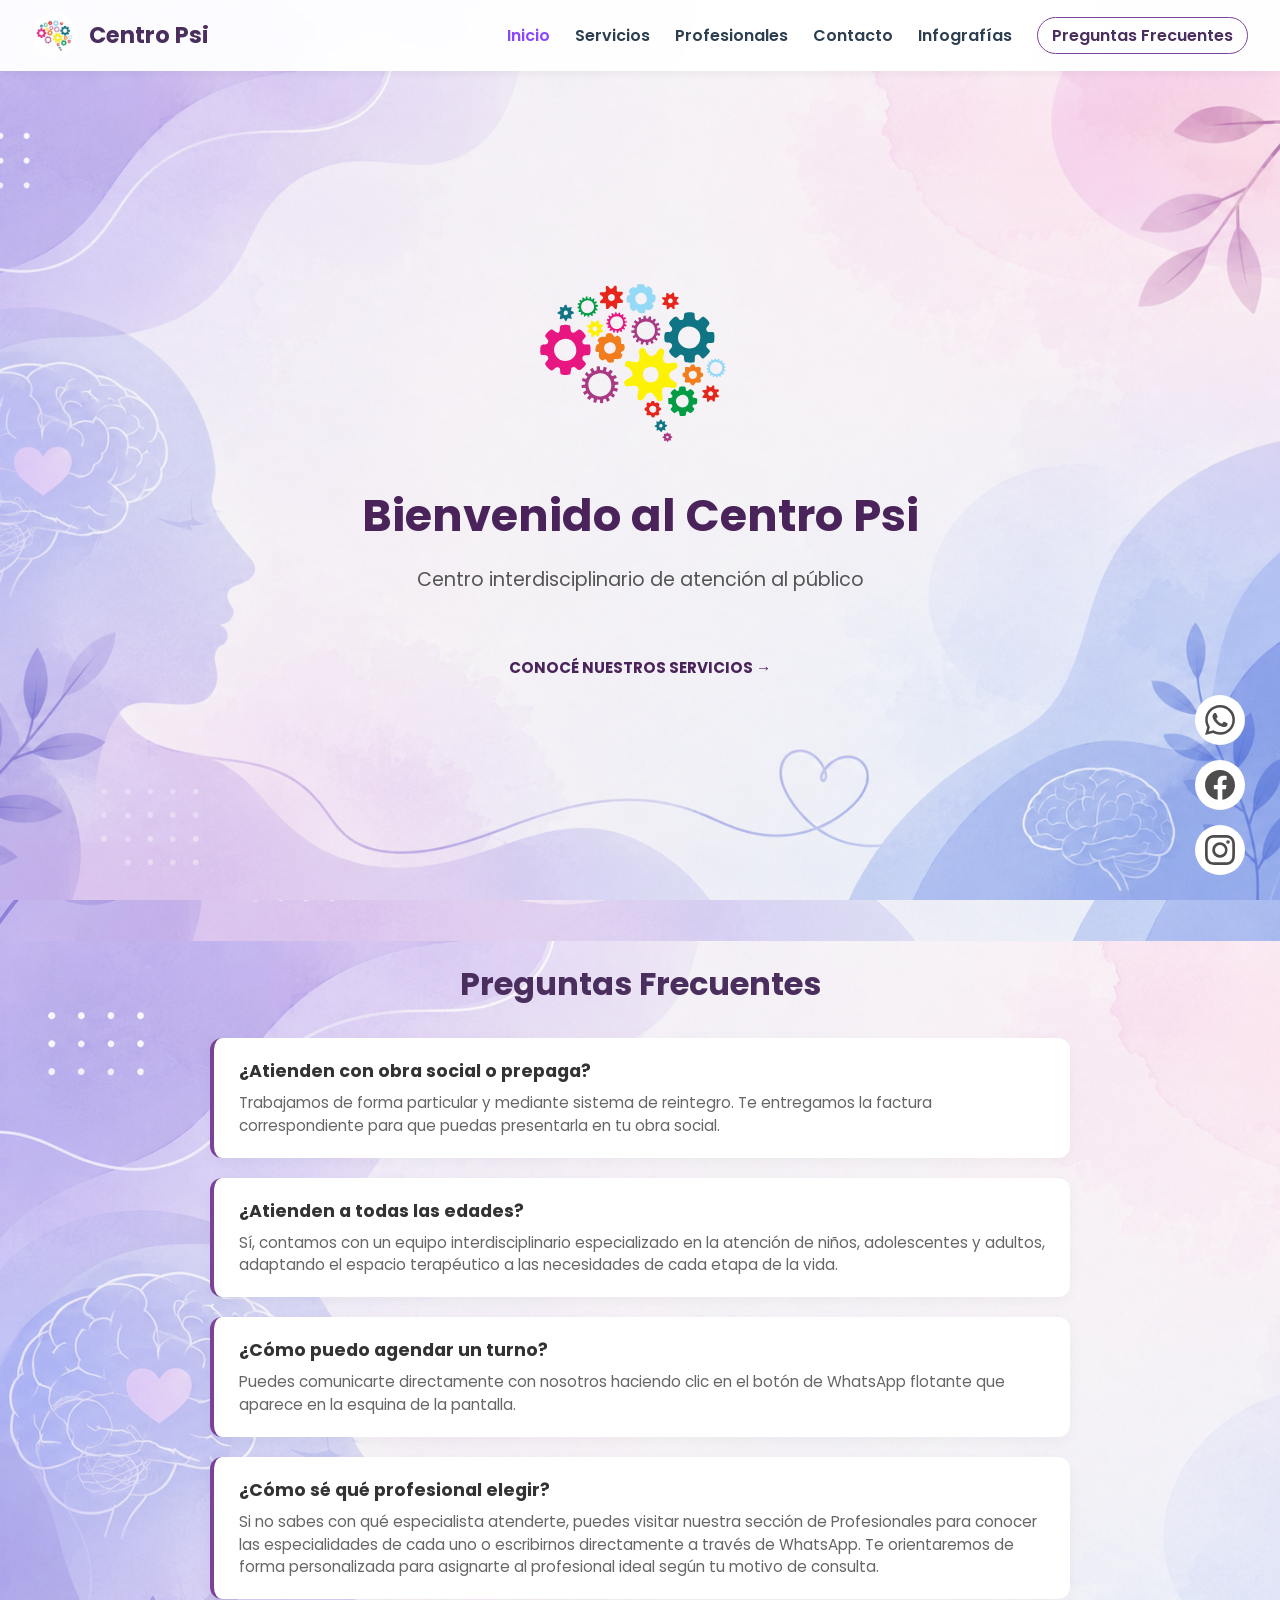
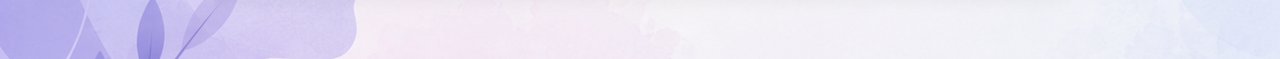
<file: index.html>
<!DOCTYPE html>
<html lang="es">
<head>
  <meta charset="UTF-8">
  <meta name="viewport" content="width=device-width, initial-scale=1.0">
  <title>Inicio - Centro Psi</title>
  <link href="https://fonts.googleapis.com/css2?family=Poppins:wght@400;600;700&display=swap" rel="stylesheet">
  <link rel="stylesheet" href="style.css">
</head>
<body>

  <header>
    <nav class="navbar">
      <a href="index.html" class="logo-container">
      <img src="new_Images\new_ImgID1.png" alt="Centro Psi Logo" class="logo-img">
      <span class="logo-text">Centro Psi</span>
    </a>
      <div class="burger" id="burger-menu">
        <span></span><span></span><span></span>
      </div>
      <ul class="nav-links" id="nav-links">
        <li><a href="index.html" class="active">Inicio</a></li>
        <li><a href="servicios.html">Servicios</a></li>
        <li><a href="profesionales.html">Profesionales</a></li>
        <li><a href="contacto.html">Contacto</a></li>
        <li><a href="infografias.html">Infografías</a></li>
        <li><a href="#faq" class="nav-faq-btn">Preguntas Frecuentes</a></li>
      </ul>
    </nav>
  </header>

  <main>
    <section class="hero">
      <div class="hero-content">
    
        <img src="new.svg" alt="Logo Centro Psi" class="hero-logo">
        <h1 id="hero-title">Bienvenido al Centro Psi</h1>
        <p id="hero-description">Centro interdisciplinario de atención al público</p>
        <div class="hero-buttons">
          <a href="servicios.html" class="box" id="hero-btn">Conocé nuestros servicios →</a>
      </div>
    </section>
  </main>
 <!-- From Uiverse.io by wilsondesouza --> 
<ul class="floating-social-menu example-2">
  <li class="icon-content">
    <a
      data-social="whatsapp"
      aria-label="Whatsapp"
      href="https://api.whatsapp.com/send?phone=5493754435077&text=Me%20gustaría%20consultar%20por%20turnos"
    >
      <div class="filled"></div>
      <svg
        xml:space="preserve"
        viewBox="0 0 24 24"
        class="bi bi-whatsapp"
        fill="currentColor"
        height="24"
        width="24"
        xmlns="http://www.w3.org/2000/svg"
      >
        <path
          fill="currentColor"
          d="M17.472 14.382c-.297-.149-1.758-.867-2.03-.967-.273-.099-.471-.148-.67.15-.197.297-.767.966-.94 1.164-.173.199-.347.223-.644.075-.297-.15-1.255-.463-2.39-1.475-.883-.788-1.48-1.761-1.653-2.059-.173-.297-.018-.458.13-.606.134-.133.298-.347.446-.52.149-.174.198-.298.298-.497.099-.198.05-.371-.025-.52-.075-.149-.669-1.612-.916-2.207-.242-.579-.487-.5-.669-.51-.173-.008-.371-.01-.57-.01-.198 0-.52.074-.792.372-.272.297-1.04 1.016-1.04 2.479 0 1.462 1.065 2.875 1.213 3.074.149.198 2.096 3.2 5.077 4.487.709.306 1.262.489 1.694.625.712.227 1.36.195 1.871.118.571-.085 1.758-.719 2.006-1.413.248-.694.248-1.289.173-1.413-.074-.124-.272-.198-.57-.347m-5.421 7.403h-.004a9.87 9.87 0 01-5.031-1.378l-.361-.214-3.741.982.998-3.648-.235-.374a9.86 9.86 0 01-1.51-5.26c.001-5.45 4.436-9.884 9.888-9.884 2.64 0 5.122 1.03 6.988 2.898a9.825 9.825 0 012.893 6.994c-.003 5.45-4.437 9.884-9.885 9.884m8.413-18.297A11.815 11.815 0 0012.05 0C5.495 0 .16 5.335.157 11.892c0 2.096.547 4.142 1.588 5.945L.057 24l6.305-1.654a11.882 11.882 0 005.683 1.448h.005c6.554 0 11.89-5.335 11.893-11.893a11.821 11.821 0 00-3.48-8.413Z"
        ></path>
      </svg>
    </a>
    <div class="tooltip">Whatsapp</div>
  </li>
  <li class="icon-content">
    <a
      data-social="facebook"
      aria-label="Facebook"
      href="https://www.facebook.com/centropsiconsultorios/
    >
      <div class="filled"></div>
      <svg
        xml:space="preserve"
        viewBox="0 0 24 24"
        class="bi bi-facbook"
        fill="currentColor"
        height="24"
        width="24"
        xmlns="http://www.w3.org/2000/svg"
      >
        <path
          fill="currentColor"
          d="M23.9981 11.9991C23.9981 5.37216 18.626 0 11.9991 0C5.37216 0 0 5.37216 0 11.9991C0 17.9882 4.38789 22.9522 10.1242 23.8524V15.4676H7.07758V11.9991H10.1242V9.35553C10.1242 6.34826 11.9156 4.68714 14.6564 4.68714C15.9692 4.68714 17.3424 4.92149 17.3424 4.92149V7.87439H15.8294C14.3388 7.87439 13.8739 8.79933 13.8739 9.74824V11.9991H17.2018L16.6698 15.4676H13.8739V23.8524C19.6103 22.9522 23.9981 17.9882 23.9981 11.9991Z"
        ></path>
      </svg>
    </a>
    <div class="tooltip">Facebook</div>
  </li>
  <li class="icon-content">
    <a
      data-social="instagram"
      aria-label="Instagram"
      href="https://www.instagram.com/centro__psi/"
    >
      <div class="filled"></div>
      <svg
        xml:space="preserve"
        viewBox="0 0 16 16"
        class="bi bi-instagram"
        fill="currentColor"
        height="16"
        width="16"
        xmlns="http://www.w3.org/2000/svg"
      >
        <path
          fill="currentColor"
          d="M8 0C5.829 0 5.556.01 4.703.048 3.85.088 3.269.222 2.76.42a3.9 3.9 0 0 0-1.417.923A3.9 3.9 0 0 0 .42 2.76C.222 3.268.087 3.85.048 4.7.01 5.555 0 5.827 0 8.001c0 2.172.01 2.444.048 3.297.04.852.174 1.433.372 1.942.205.526.478.972.923 1.417.444.445.89.719 1.416.923.51.198 1.09.333 1.942.372C5.555 15.99 5.827 16 8 16s2.444-.01 3.298-.048c.851-.04 1.434-.174 1.943-.372a3.9 3.9 0 0 0 1.416-.923c.445-.445.718-.891.923-1.417.197-.509.332-1.09.372-1.942C15.99 10.445 16 10.173 16 8s-.01-2.445-.048-3.299c-.04-.851-.175-1.433-.372-1.941a3.9 3.9 0 0 0-.923-1.417A3.9 3.9 0 0 0 13.24.42c-.51-.198-1.092-.333-1.943-.372C10.443.01 10.172 0 7.998 0zm-.717 1.442h.718c2.136 0 2.389.007 3.232.046.78.035 1.204.166 1.486.275.373.145.64.319.92.599s.453.546.598.92c.11.281.24.705.275 1.485.039.843.047 1.096.047 3.231s-.008 2.389-.047 3.232c-.035.78-.166 1.203-.275 1.485a2.5 2.5 0 0 1-.599.919c-.28.28-.546.453-.92.598-.28.11-.704.24-1.485.276-.843.038-1.096.047-3.232.047s-2.39-.009-3.233-.047c-.78-.036-1.203-.166-1.485-.276a2.5 2.5 0 0 1-.92-.598 2.5 2.5 0 0 1-.6-.92c-.109-.281-.24-.705-.275-1.485-.038-.843-.046-1.096-.046-3.233s.008-2.388.046-3.231c.036-.78.166-1.204.276-1.486.145-.373.319-.64.599-.92s.546-.453.92-.598c.282-.11.705-.24 1.485-.276.738-.034 1.024-.044 2.515-.045zm4.988 1.328a.96.96 0 1 0 0 1.92.96.96 0 0 0 0-1.92m-4.27 1.122a4.109 4.109 0 1 0 0 8.217 4.109 4.109 0 0 0 0-8.217m0 1.441a2.667 2.667 0 1 1 0 5.334 2.667 2.667 0 0 1 0-5.334"
        ></path>
      </svg>
    </a>
    <div class="tooltip">Instagram</div>
  </li>
</ul>
  <section class="faq-section" id="faq" >
    <h2>Preguntas Frecuentes</h2>
    <div class="faq-container">
      <div class="faq-item">
        <h3>¿Atienden con obra social o prepaga?</h3>
        <p>Trabajamos de forma particular y mediante sistema de reintegro. Te entregamos la factura correspondiente para que puedas presentarla en tu obra social.</p>
      </div>
      <div class="faq-item">
        <h3>¿Atienden a todas las edades?</h3>
        <p>Sí, contamos con un equipo interdisciplinario especializado en la atención de niños, adolescentes y adultos, adaptando el espacio terapéutico a las necesidades de cada etapa de la vida.</p>
      </div>
      <div class="faq-item">
        <h3>¿Cómo puedo agendar un turno?</h3>
        <p>Puedes comunicarte directamente con nosotros haciendo clic en el botón de WhatsApp flotante que aparece en la esquina de la pantalla.</p>
      </div>
      <div class="faq-item">
        <h3>¿Cómo sé qué profesional elegir?</h3>
        <p>Si no sabes con qué especialista atenderte, puedes visitar nuestra sección de Profesionales para conocer las especialidades de cada uno o escribirnos directamente a través de WhatsApp. Te orientaremos de forma personalizada para asignarte al profesional ideal según tu motivo de consulta.</p>
      </div>
    </div>
  </section>
  <script src="script.js"></script>
</body>
</html>
</file>
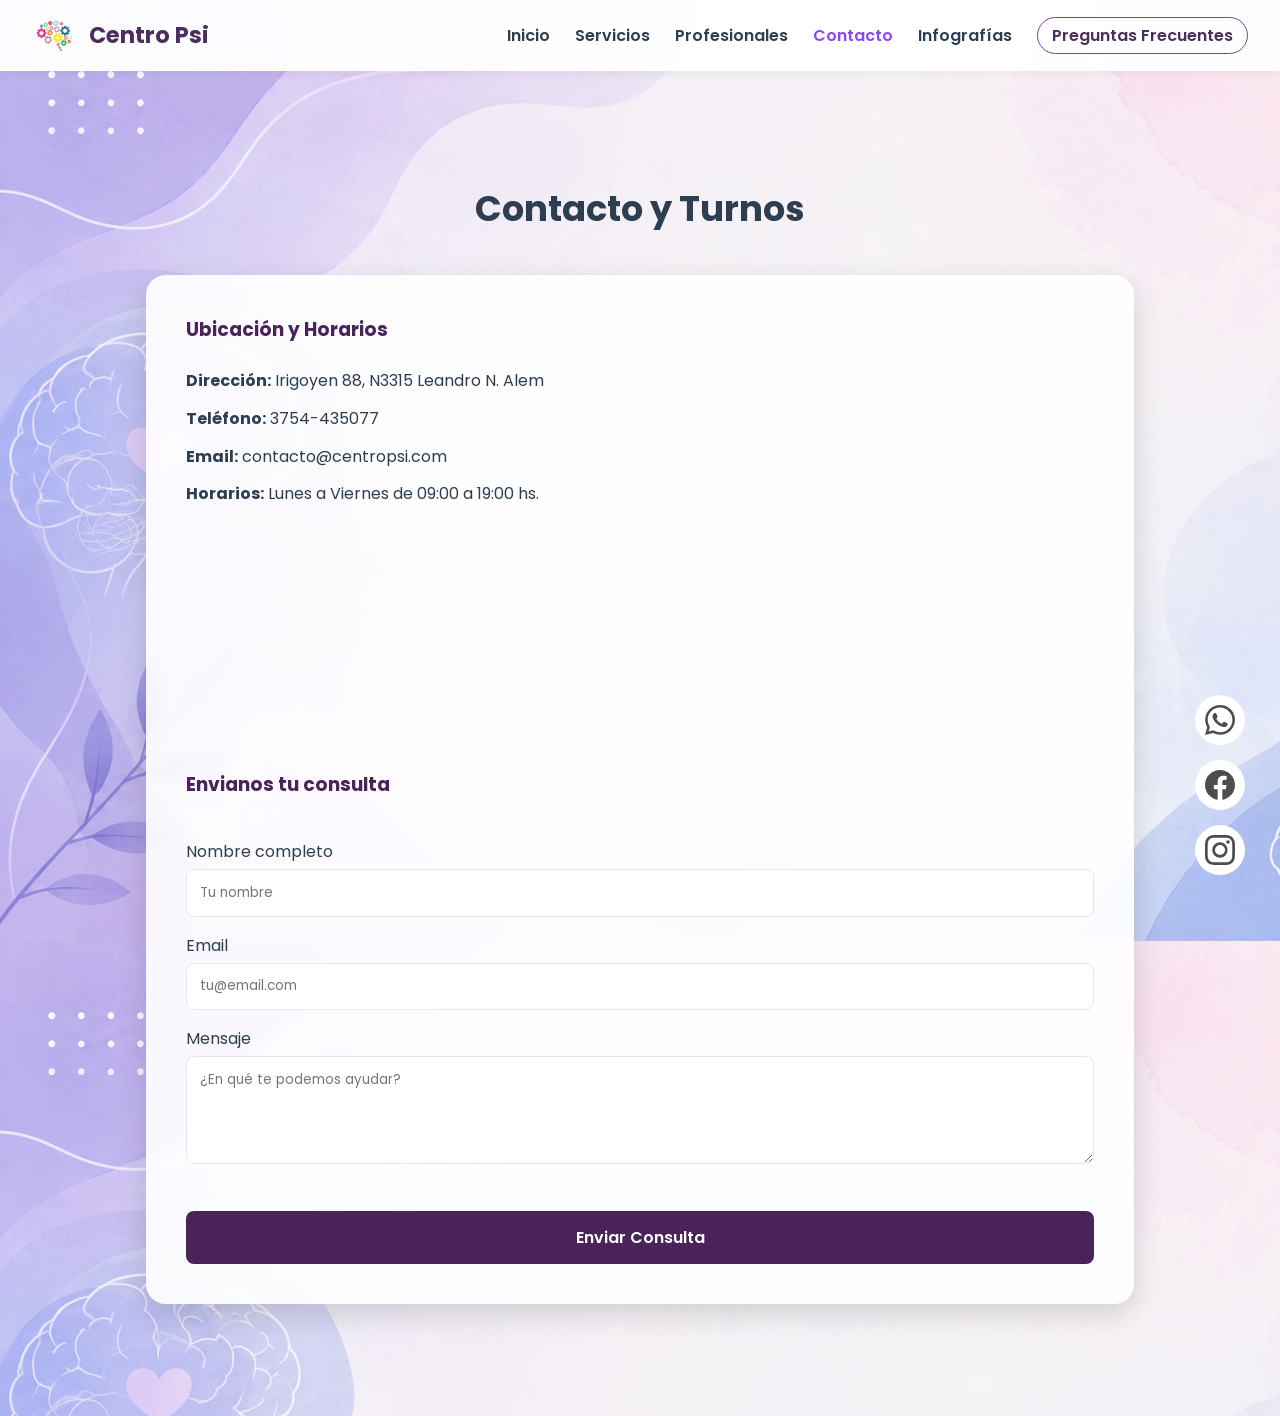
<file: contacto.html>
<!DOCTYPE html>
<html lang="es">
<head>
  <meta charset="UTF-8">
  <meta name="viewport" content="width=device-width, initial-scale=1.0">
  <title>Contacto - Centro Psi</title>
  <link href="https://fonts.googleapis.com/css2?family=Poppins:wght@400;600;700&display=swap" rel="stylesheet">
  <link rel="stylesheet" href="style.css">
</head>
<body>

  <header>
    <nav class="navbar">
       <a href="index.html" class="logo-container">
      <img src="new_Images\new_ImgID1.png" alt="Centro Psi Logo" class="logo-img">
      <span class="logo-text">Centro Psi</span>
    </a>
      <div class="burger" id="burger-menu">
        <span></span><span></span><span></span>
      </div>
      <ul class="nav-links" id="nav-links">
        <li><a href="index.html">Inicio</a></li>
        <li><a href="servicios.html">Servicios</a></li>
        <li><a href="profesionales.html">Profesionales</a></li>
        <li><a href="contacto.html" class="active">Contacto</a></li>
        <li><a href="infografias.html">Infografías</a></li>
         <li><a href="index.html#faq" class="nav-faq-btn">Preguntas Frecuentes</a></li>
      </ul>
    </nav>
  </header>

  <main class="page-container">
   <section id="contacto" class="contact-section">
      <h2>Contacto y Turnos</h2>
      <div class="contact-layout">
        
        <div class="contact-info">
          <h3>Ubicación y Horarios</h3>
          <p><strong>Dirección:</strong> <span id="info-address"></span></p>
          <p><strong>Teléfono:</strong> <span id="info-phone"></span></p>
          <p><strong>Email:</strong> <span id="info-email"></span></p>
          <p><strong>Horarios:</strong> <span id="info-hours"></span></p>
          <div id="map-container" class="map-container"></div>
        </div>

        <form id="contact-form" class="contact-form">
          <h3>Envianos tu consulta</h3>
          <div class="form-group">
            <label for="name">Nombre completo</label>
            <input type="text" id="name" required placeholder="Tu nombre">
          </div>
          <div class="form-group">
            <label for="email">Email</label>
            <input type="email" id="email" required placeholder="tu@email.com">
          </div>
          <div class="form-group">
            <label for="message">Mensaje</label>
            <textarea id="message" rows="4" required placeholder="¿En qué te podemos ayudar?"></textarea>
          </div>
          <p id="form-feedback" class="form-feedback"></p>
          <button type="submit" class="btn">Enviar Consulta</button>
        </form>

      </div>
    </section>
  </main>
<!-- From Uiverse.io by wilsondesouza --> 
<ul class="floating-social-menu example-2">
  <li class="icon-content">
    <a
      data-social="whatsapp"
      aria-label="Whatsapp"
      href="https://api.whatsapp.com/send?phone=5493754435077&text=Me%20gustaría%20consultar%20por%20turnos"
    >
      <div class="filled"></div>
      <svg
        xml:space="preserve"
        viewBox="0 0 24 24"
        class="bi bi-whatsapp"
        fill="currentColor"
        height="24"
        width="24"
        xmlns="http://www.w3.org/2000/svg"
      >
        <path
          fill="currentColor"
          d="M17.472 14.382c-.297-.149-1.758-.867-2.03-.967-.273-.099-.471-.148-.67.15-.197.297-.767.966-.94 1.164-.173.199-.347.223-.644.075-.297-.15-1.255-.463-2.39-1.475-.883-.788-1.48-1.761-1.653-2.059-.173-.297-.018-.458.13-.606.134-.133.298-.347.446-.52.149-.174.198-.298.298-.497.099-.198.05-.371-.025-.52-.075-.149-.669-1.612-.916-2.207-.242-.579-.487-.5-.669-.51-.173-.008-.371-.01-.57-.01-.198 0-.52.074-.792.372-.272.297-1.04 1.016-1.04 2.479 0 1.462 1.065 2.875 1.213 3.074.149.198 2.096 3.2 5.077 4.487.709.306 1.262.489 1.694.625.712.227 1.36.195 1.871.118.571-.085 1.758-.719 2.006-1.413.248-.694.248-1.289.173-1.413-.074-.124-.272-.198-.57-.347m-5.421 7.403h-.004a9.87 9.87 0 01-5.031-1.378l-.361-.214-3.741.982.998-3.648-.235-.374a9.86 9.86 0 01-1.51-5.26c.001-5.45 4.436-9.884 9.888-9.884 2.64 0 5.122 1.03 6.988 2.898a9.825 9.825 0 012.893 6.994c-.003 5.45-4.437 9.884-9.885 9.884m8.413-18.297A11.815 11.815 0 0012.05 0C5.495 0 .16 5.335.157 11.892c0 2.096.547 4.142 1.588 5.945L.057 24l6.305-1.654a11.882 11.882 0 005.683 1.448h.005c6.554 0 11.89-5.335 11.893-11.893a11.821 11.821 0 00-3.48-8.413Z"
        ></path>
      </svg>
    </a>
    <div class="tooltip">Whatsapp</div>
  </li>
  <li class="icon-content">
    <a
      data-social="facebook"
      aria-label="Facebook"
      href="https://www.facebook.com/centropsiconsultorios/"
    >
      <div class="filled"></div>
      <svg
        xml:space="preserve"
        viewBox="0 0 24 24"
        class="bi bi-facbook"
        fill="currentColor"
        height="24"
        width="24"
        xmlns="http://www.w3.org/2000/svg"
      >
        <path
          fill="currentColor"
          d="M23.9981 11.9991C23.9981 5.37216 18.626 0 11.9991 0C5.37216 0 0 5.37216 0 11.9991C0 17.9882 4.38789 22.9522 10.1242 23.8524V15.4676H7.07758V11.9991H10.1242V9.35553C10.1242 6.34826 11.9156 4.68714 14.6564 4.68714C15.9692 4.68714 17.3424 4.92149 17.3424 4.92149V7.87439H15.8294C14.3388 7.87439 13.8739 8.79933 13.8739 9.74824V11.9991H17.2018L16.6698 15.4676H13.8739V23.8524C19.6103 22.9522 23.9981 17.9882 23.9981 11.9991Z"
        ></path>
      </svg>
    </a>
    <div class="tooltip">Facebook</div>
  </li>
  <li class="icon-content">
    <a
      data-social="instagram"
      aria-label="Instagram"
      href="https://www.instagram.com/centro__psi/"
    >
      <div class="filled"></div>
      <svg
        xml:space="preserve"
        viewBox="0 0 16 16"
        class="bi bi-instagram"
        fill="currentColor"
        height="16"
        width="16"
        xmlns="http://www.w3.org/2000/svg"
      >
        <path
          fill="currentColor"
          d="M8 0C5.829 0 5.556.01 4.703.048 3.85.088 3.269.222 2.76.42a3.9 3.9 0 0 0-1.417.923A3.9 3.9 0 0 0 .42 2.76C.222 3.268.087 3.85.048 4.7.01 5.555 0 5.827 0 8.001c0 2.172.01 2.444.048 3.297.04.852.174 1.433.372 1.942.205.526.478.972.923 1.417.444.445.89.719 1.416.923.51.198 1.09.333 1.942.372C5.555 15.99 5.827 16 8 16s2.444-.01 3.298-.048c.851-.04 1.434-.174 1.943-.372a3.9 3.9 0 0 0 1.416-.923c.445-.445.718-.891.923-1.417.197-.509.332-1.09.372-1.942C15.99 10.445 16 10.173 16 8s-.01-2.445-.048-3.299c-.04-.851-.175-1.433-.372-1.941a3.9 3.9 0 0 0-.923-1.417A3.9 3.9 0 0 0 13.24.42c-.51-.198-1.092-.333-1.943-.372C10.443.01 10.172 0 7.998 0zm-.717 1.442h.718c2.136 0 2.389.007 3.232.046.78.035 1.204.166 1.486.275.373.145.64.319.92.599s.453.546.598.92c.11.281.24.705.275 1.485.039.843.047 1.096.047 3.231s-.008 2.389-.047 3.232c-.035.78-.166 1.203-.275 1.485a2.5 2.5 0 0 1-.599.919c-.28.28-.546.453-.92.598-.28.11-.704.24-1.485.276-.843.038-1.096.047-3.232.047s-2.39-.009-3.233-.047c-.78-.036-1.203-.166-1.485-.276a2.5 2.5 0 0 1-.92-.598 2.5 2.5 0 0 1-.6-.92c-.109-.281-.24-.705-.275-1.485-.038-.843-.046-1.096-.046-3.233s.008-2.388.046-3.231c.036-.78.166-1.204.276-1.486.145-.373.319-.64.599-.92s.546-.453.92-.598c.282-.11.705-.24 1.485-.276.738-.034 1.024-.044 2.515-.045zm4.988 1.328a.96.96 0 1 0 0 1.92.96.96 0 0 0 0-1.92m-4.27 1.122a4.109 4.109 0 1 0 0 8.217 4.109 4.109 0 0 0 0-8.217m0 1.441a2.667 2.667 0 1 1 0 5.334 2.667 2.667 0 0 1 0-5.334"
        ></path>
      </svg>
    </a>
    <div class="tooltip">Instagram</div>
  </li>
</ul>

  <script src="script.js"></script>
</body>
</html>
</file>
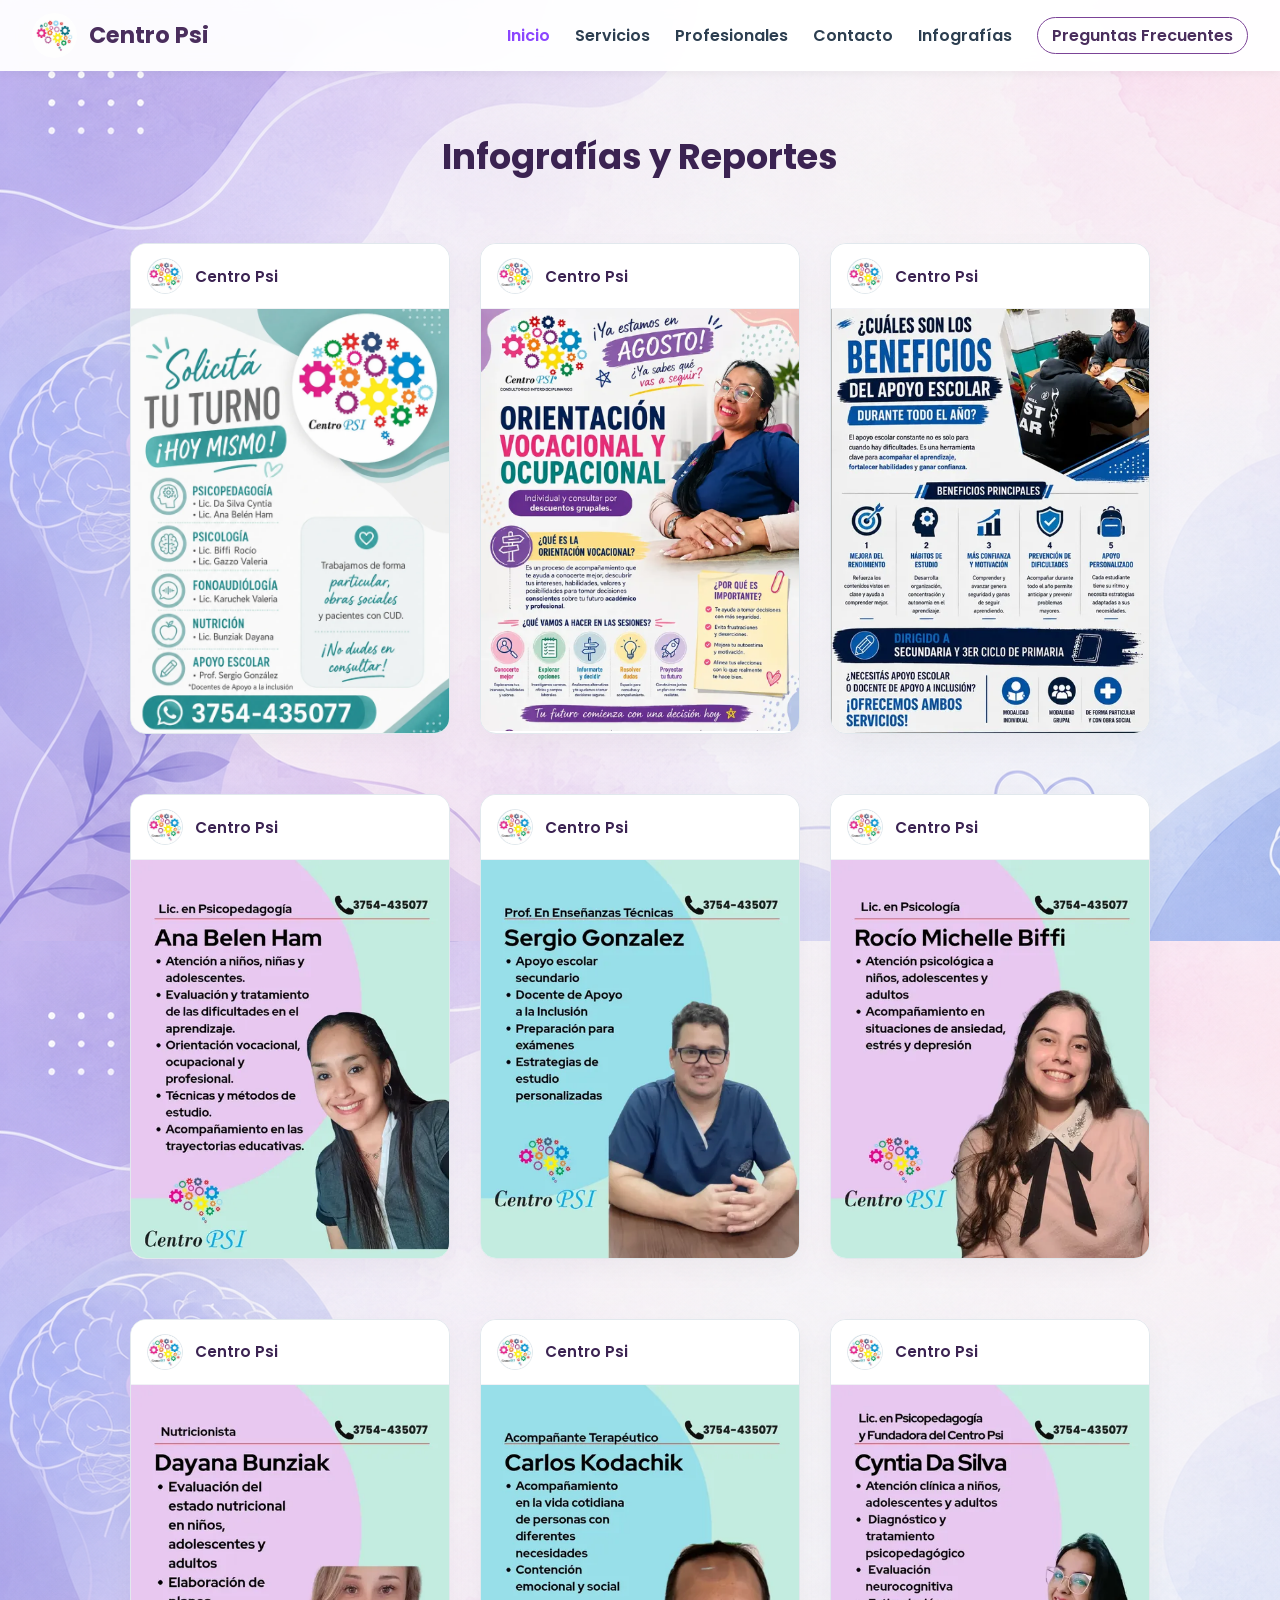
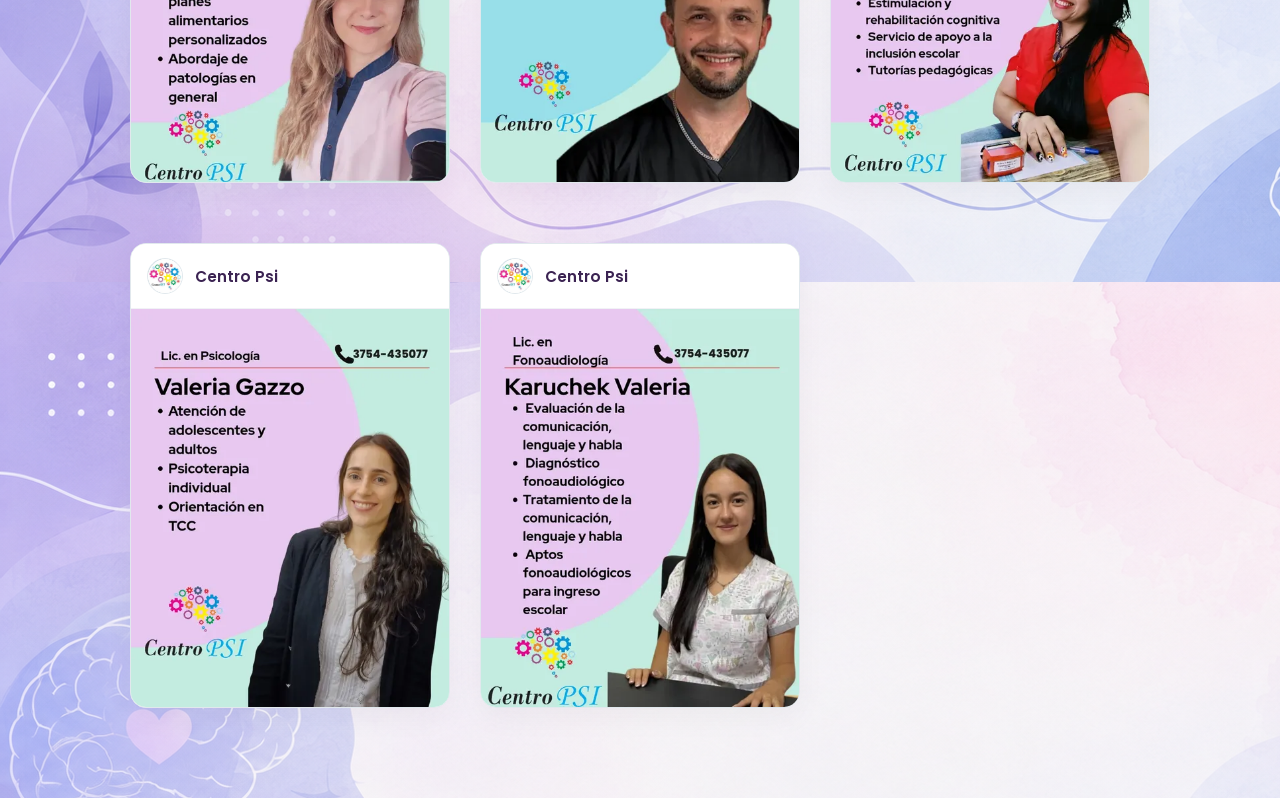
<file: infografias.html>
<!DOCTYPE html>
<html lang="es">
<head>
    <meta charset="UTF-8">
    <meta name="viewport" content="width=device-width, initial-scale=1.0">
    <title>Infografías y Reportes - Centro Psicológico</title>
    <link href="https://fonts.googleapis.com/css2?family=Poppins:wght@400;600;700&display=swap" rel="stylesheet">
    <link rel="stylesheet" href="style.css">
</head>
<body>

    <header>
        <nav class="navbar">
            <a href="index.html" class="logo-container">
            <img src="new_Images\new_ImgID1.png" alt="Centro Psi Logo" class="logo-img">
            <span class="logo-text">Centro Psi</span>
            </a>
            <div class="burger" id="burger-menu">
                <span></span><span></span><span></span>
            </div>
            <ul class="nav-links" id="nav-links">
                <li><a href="index.html" class="active">Inicio</a></li>
                <li><a href="servicios.html">Servicios</a></li>
                <li><a href="profesionales.html">Profesionales</a></li>
                <li><a href="contacto.html">Contacto</a></li>
                <li><a href="infografias.html">Infografías</a></li>
                 <li><a href="index.html#faq" class="nav-faq-btn">Preguntas Frecuentes</a></li>
            </ul>
        </nav>
  </header>

    <main class="container-seccion">
        <h1>Infografías y Reportes</h1>
        <p class="subtit-seccion"></p>

        <div id="infografias-container" class="grid-recursos"></div>
    </main>

    <script src="script.js"></script>
</body>
</html>
</file>
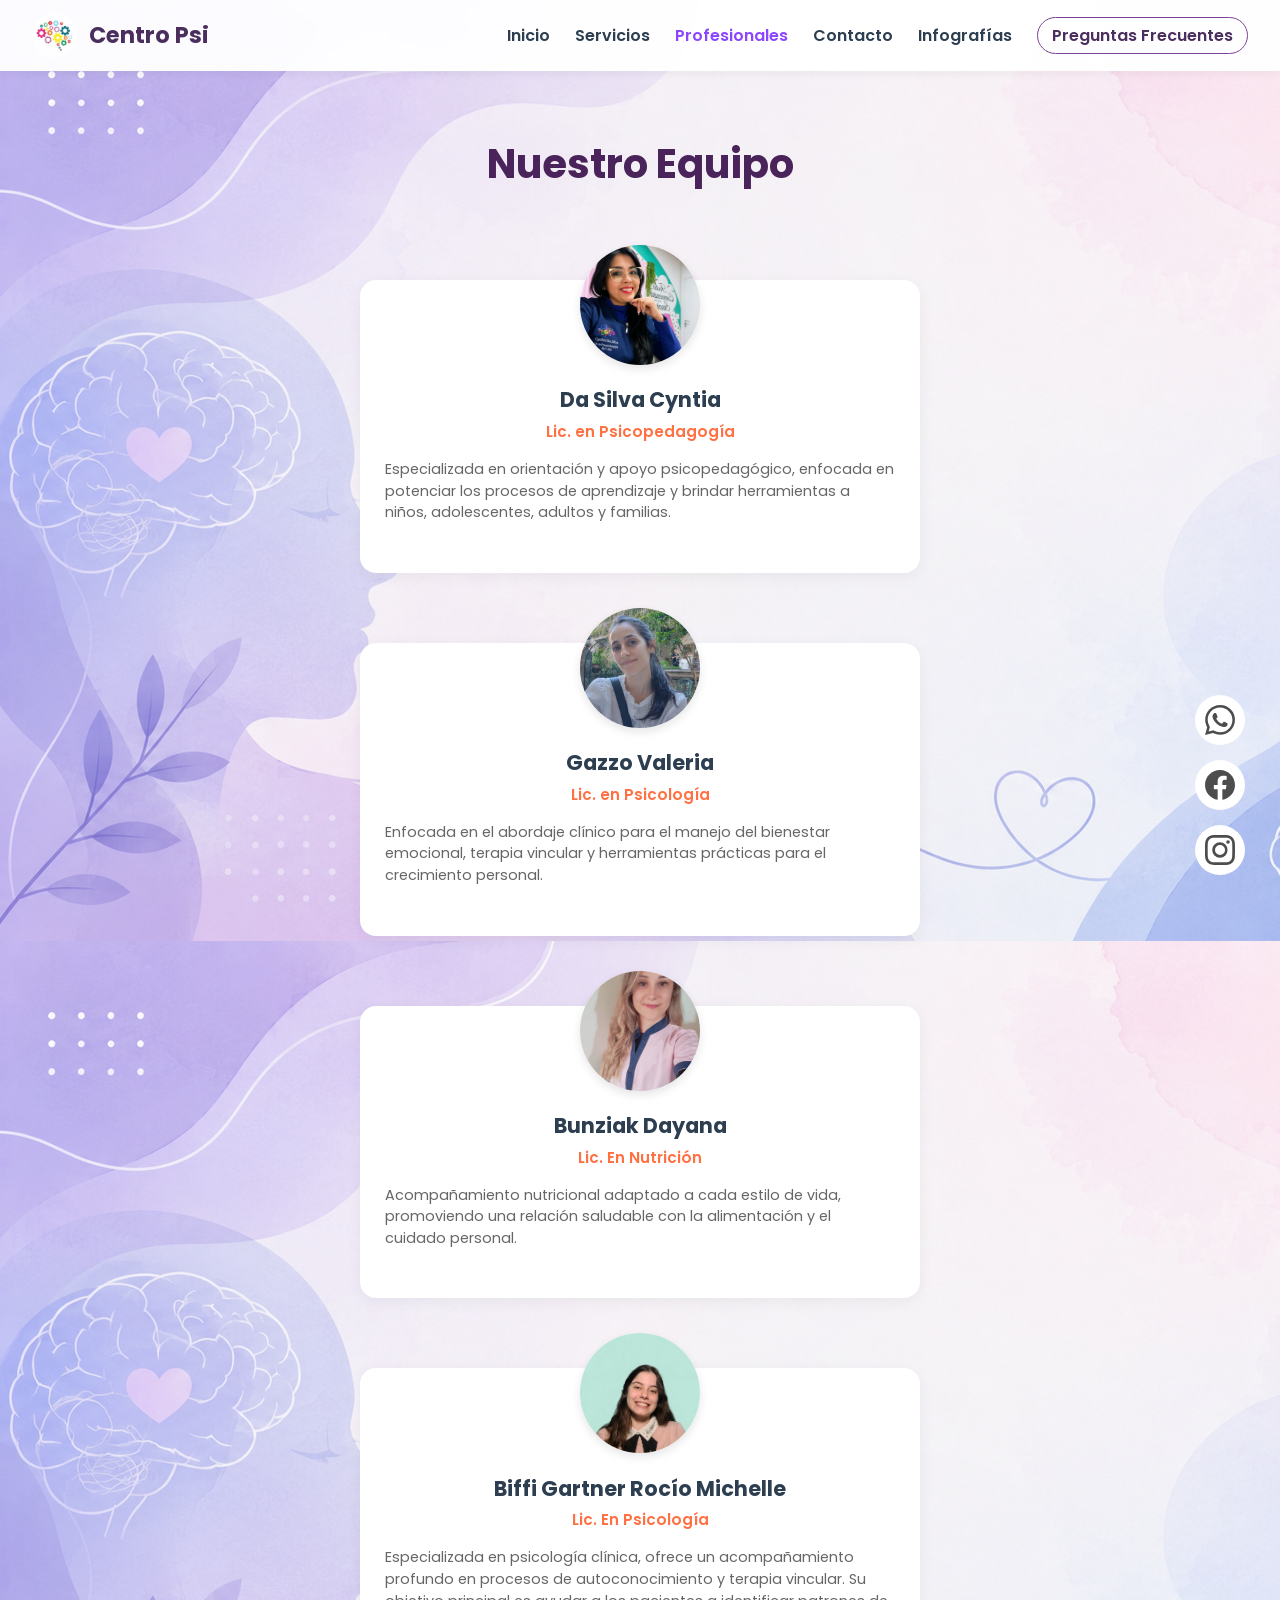
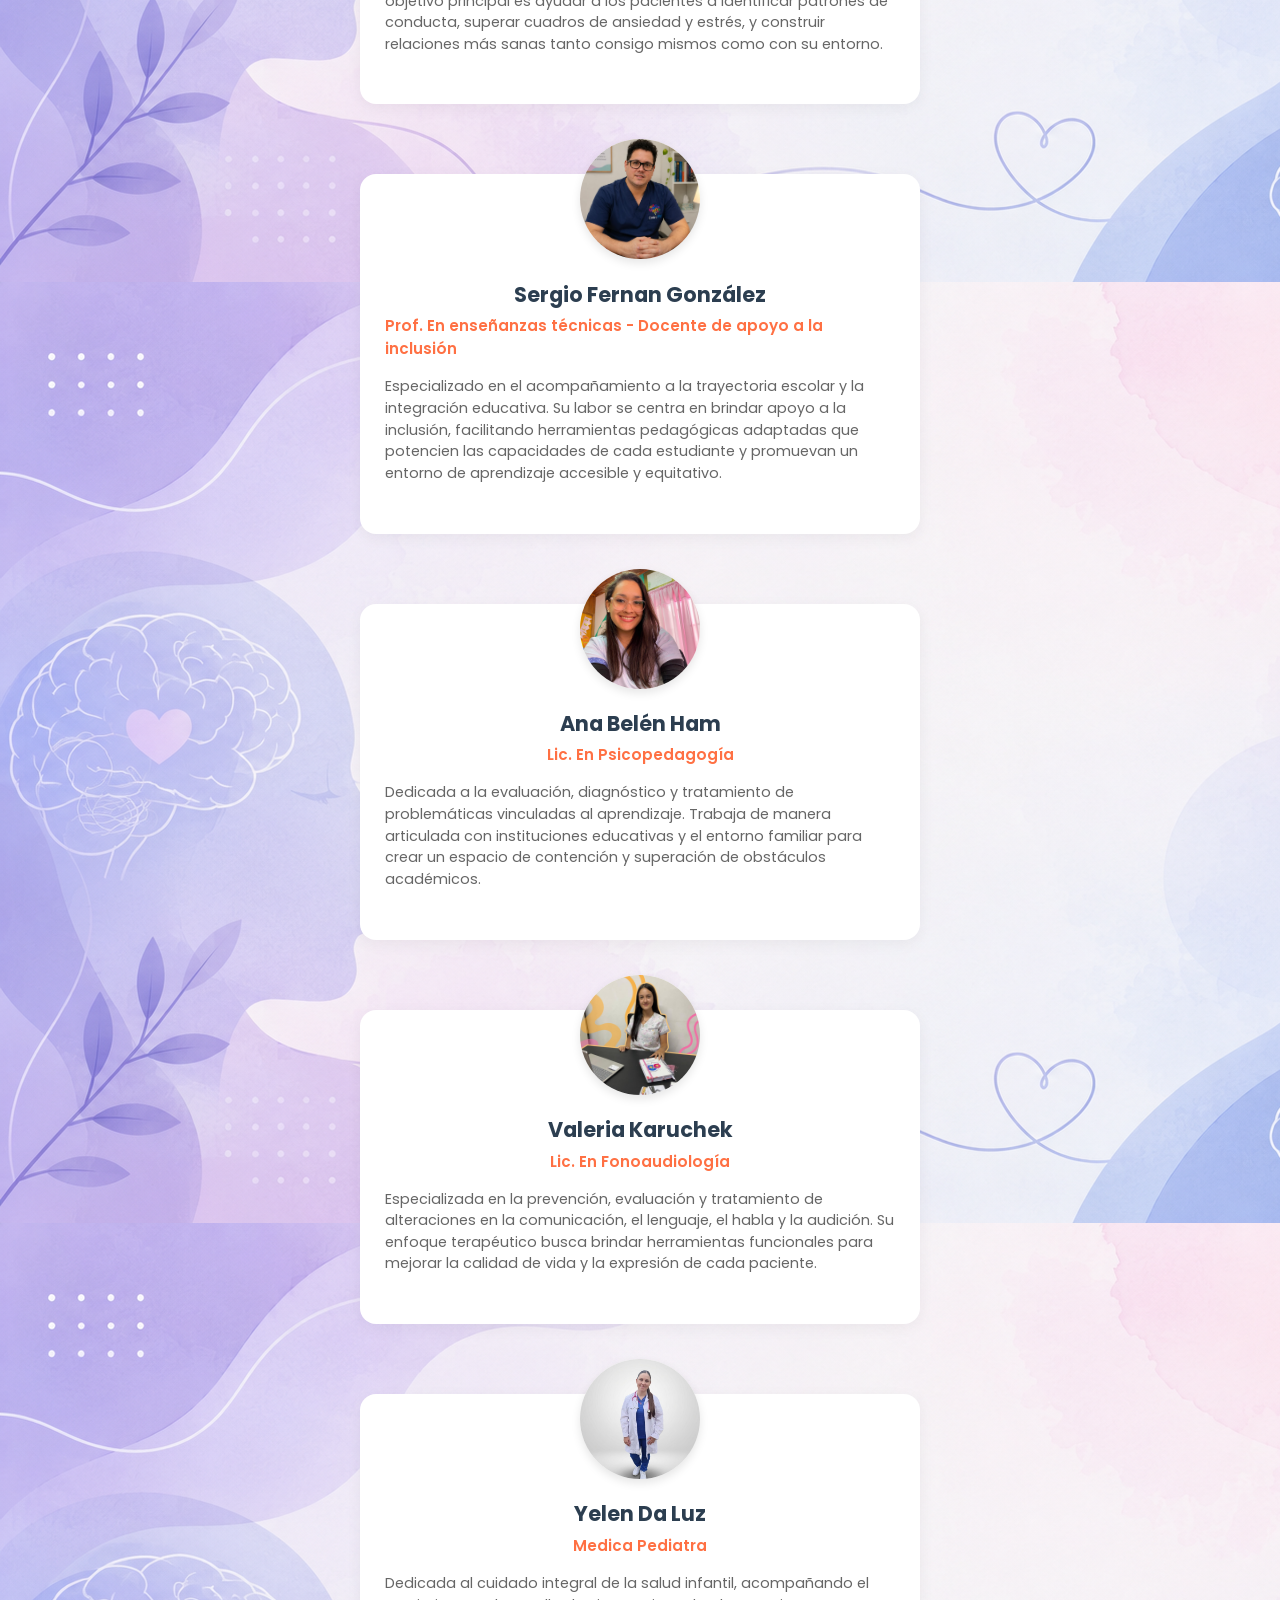
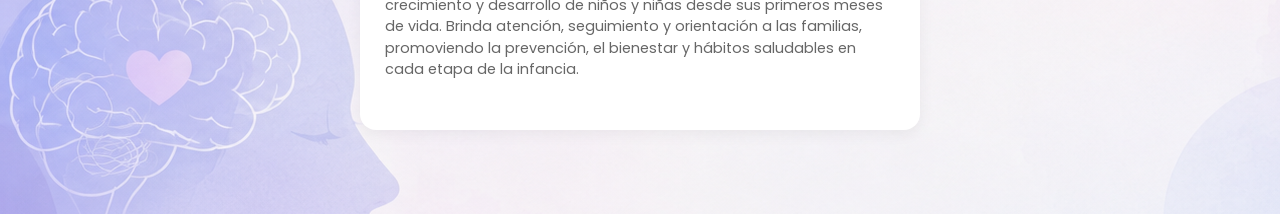
<file: profesionales.html>
<!DOCTYPE html>
<html lang="es">
<head>
  <meta charset="UTF-8">
  <meta name="viewport" content="width=device-width, initial-scale=1.0">
  <title>Profesionales - Centro Psi</title>
  <link href="https://fonts.googleapis.com/css2?family=Poppins:wght@400;600;700&display=swap" rel="stylesheet">
  <!-- Iconos de FontAwesome para las redes de la tarjeta -->
  <link rel="stylesheet" href="https://cdnjs.cloudflare.com/ajax/libs/font-awesome/6.4.0/css/all.min.css">
  <link rel="stylesheet" href="style.css">
</head>
<body>

  <header>
    <nav class="navbar">
       <a href="index.html" class="logo-container">
      <img src="new_Images\new_ImgID1.png" alt="Centro Psi Logo" class="logo-img">
      <span class="logo-text">Centro Psi</span>
    </a>
      <div class="burger" id="burger-menu">
        <span></span><span></span><span></span>
      </div>
      <ul class="nav-links" id="nav-links">
        <li><a href="index.html">Inicio</a></li>
        <li><a href="servicios.html">Servicios</a></li>
        <li><a href="profesionales.html" class="active">Profesionales</a></li>
        <li><a href="contacto.html">Contacto</a></li>
        <li><a href="infografias.html">Infografías</a></li>
        <li><a href="index.html#faq" class="nav-faq-btn">Preguntas Frecuentes</a></li>
      </ul>
    </nav>
  </header>

  <main class="our-people-section">
    <div class="our-people-header">
      <h2>Nuestro Equipo</h2>
    </div>

    <div class="people-grid" id="professionals-grid">
      <!-- Renderizado dinámico de tarjetas personalizadas desde script.js -->
    </div>
  </main>
<!-- From Uiverse.io by wilsondesouza --> 
<ul class="floating-social-menu example-2">
  <li class="icon-content">
    <a
      data-social="whatsapp"
      aria-label="Whatsapp"
      href="https://api.whatsapp.com/send?phone=5493754435077&text=Me%20gustaría%20consultar%20por%20turnos"
    >
      <div class="filled"></div>
      <svg
        xml:space="preserve"
        viewBox="0 0 24 24"
        class="bi bi-whatsapp"
        fill="currentColor"
        height="24"
        width="24"
        xmlns="http://www.w3.org/2000/svg"
      >
        <path
          fill="currentColor"
          d="M17.472 14.382c-.297-.149-1.758-.867-2.03-.967-.273-.099-.471-.148-.67.15-.197.297-.767.966-.94 1.164-.173.199-.347.223-.644.075-.297-.15-1.255-.463-2.39-1.475-.883-.788-1.48-1.761-1.653-2.059-.173-.297-.018-.458.13-.606.134-.133.298-.347.446-.52.149-.174.198-.298.298-.497.099-.198.05-.371-.025-.52-.075-.149-.669-1.612-.916-2.207-.242-.579-.487-.5-.669-.51-.173-.008-.371-.01-.57-.01-.198 0-.52.074-.792.372-.272.297-1.04 1.016-1.04 2.479 0 1.462 1.065 2.875 1.213 3.074.149.198 2.096 3.2 5.077 4.487.709.306 1.262.489 1.694.625.712.227 1.36.195 1.871.118.571-.085 1.758-.719 2.006-1.413.248-.694.248-1.289.173-1.413-.074-.124-.272-.198-.57-.347m-5.421 7.403h-.004a9.87 9.87 0 01-5.031-1.378l-.361-.214-3.741.982.998-3.648-.235-.374a9.86 9.86 0 01-1.51-5.26c.001-5.45 4.436-9.884 9.888-9.884 2.64 0 5.122 1.03 6.988 2.898a9.825 9.825 0 012.893 6.994c-.003 5.45-4.437 9.884-9.885 9.884m8.413-18.297A11.815 11.815 0 0012.05 0C5.495 0 .16 5.335.157 11.892c0 2.096.547 4.142 1.588 5.945L.057 24l6.305-1.654a11.882 11.882 0 005.683 1.448h.005c6.554 0 11.89-5.335 11.893-11.893a11.821 11.821 0 00-3.48-8.413Z"
        ></path>
      </svg>
    </a>
    <div class="tooltip">Whatsapp</div>
  </li>
  <li class="icon-content">
    <a
      data-social="facebook"
      aria-label="Facebook"
      href="https://www.facebook.com/centropsiconsultorios/"
    >
      <div class="filled"></div>
      <svg
        xml:space="preserve"
        viewBox="0 0 24 24"
        class="bi bi-facbook"
        fill="currentColor"
        height="24"
        width="24"
        xmlns="http://www.w3.org/2000/svg"
      >
        <path
          fill="currentColor"
          d="M23.9981 11.9991C23.9981 5.37216 18.626 0 11.9991 0C5.37216 0 0 5.37216 0 11.9991C0 17.9882 4.38789 22.9522 10.1242 23.8524V15.4676H7.07758V11.9991H10.1242V9.35553C10.1242 6.34826 11.9156 4.68714 14.6564 4.68714C15.9692 4.68714 17.3424 4.92149 17.3424 4.92149V7.87439H15.8294C14.3388 7.87439 13.8739 8.79933 13.8739 9.74824V11.9991H17.2018L16.6698 15.4676H13.8739V23.8524C19.6103 22.9522 23.9981 17.9882 23.9981 11.9991Z"
        ></path>
      </svg>
    </a>
    <div class="tooltip">Facebook</div>
  </li>
  <li class="icon-content">
    <a
      data-social="instagram"
      aria-label="Instagram"
      href="https://www.instagram.com/centro__psi/"
    >
      <div class="filled"></div>
      <svg
        xml:space="preserve"
        viewBox="0 0 16 16"
        class="bi bi-instagram"
        fill="currentColor"
        height="16"
        width="16"
        xmlns="http://www.w3.org/2000/svg"
      >
        <path
          fill="currentColor"
          d="M8 0C5.829 0 5.556.01 4.703.048 3.85.088 3.269.222 2.76.42a3.9 3.9 0 0 0-1.417.923A3.9 3.9 0 0 0 .42 2.76C.222 3.268.087 3.85.048 4.7.01 5.555 0 5.827 0 8.001c0 2.172.01 2.444.048 3.297.04.852.174 1.433.372 1.942.205.526.478.972.923 1.417.444.445.89.719 1.416.923.51.198 1.09.333 1.942.372C5.555 15.99 5.827 16 8 16s2.444-.01 3.298-.048c.851-.04 1.434-.174 1.943-.372a3.9 3.9 0 0 0 1.416-.923c.445-.445.718-.891.923-1.417.197-.509.332-1.09.372-1.942C15.99 10.445 16 10.173 16 8s-.01-2.445-.048-3.299c-.04-.851-.175-1.433-.372-1.941a3.9 3.9 0 0 0-.923-1.417A3.9 3.9 0 0 0 13.24.42c-.51-.198-1.092-.333-1.943-.372C10.443.01 10.172 0 7.998 0zm-.717 1.442h.718c2.136 0 2.389.007 3.232.046.78.035 1.204.166 1.486.275.373.145.64.319.92.599s.453.546.598.92c.11.281.24.705.275 1.485.039.843.047 1.096.047 3.231s-.008 2.389-.047 3.232c-.035.78-.166 1.203-.275 1.485a2.5 2.5 0 0 1-.599.919c-.28.28-.546.453-.92.598-.28.11-.704.24-1.485.276-.843.038-1.096.047-3.232.047s-2.39-.009-3.233-.047c-.78-.036-1.203-.166-1.485-.276a2.5 2.5 0 0 1-.92-.598 2.5 2.5 0 0 1-.6-.92c-.109-.281-.24-.705-.275-1.485-.038-.843-.046-1.096-.046-3.233s.008-2.388.046-3.231c.036-.78.166-1.204.276-1.486.145-.373.319-.64.599-.92s.546-.453.92-.598c.282-.11.705-.24 1.485-.276.738-.034 1.024-.044 2.515-.045zm4.988 1.328a.96.96 0 1 0 0 1.92.96.96 0 0 0 0-1.92m-4.27 1.122a4.109 4.109 0 1 0 0 8.217 4.109 4.109 0 0 0 0-8.217m0 1.441a2.667 2.667 0 1 1 0 5.334 2.667 2.667 0 0 1 0-5.334"
        ></path>
      </svg>
    </a>
    <div class="tooltip">Instagram</div>
  </li>
</ul>

  <script src="script.js"></script>
</body>
</html>
</file>
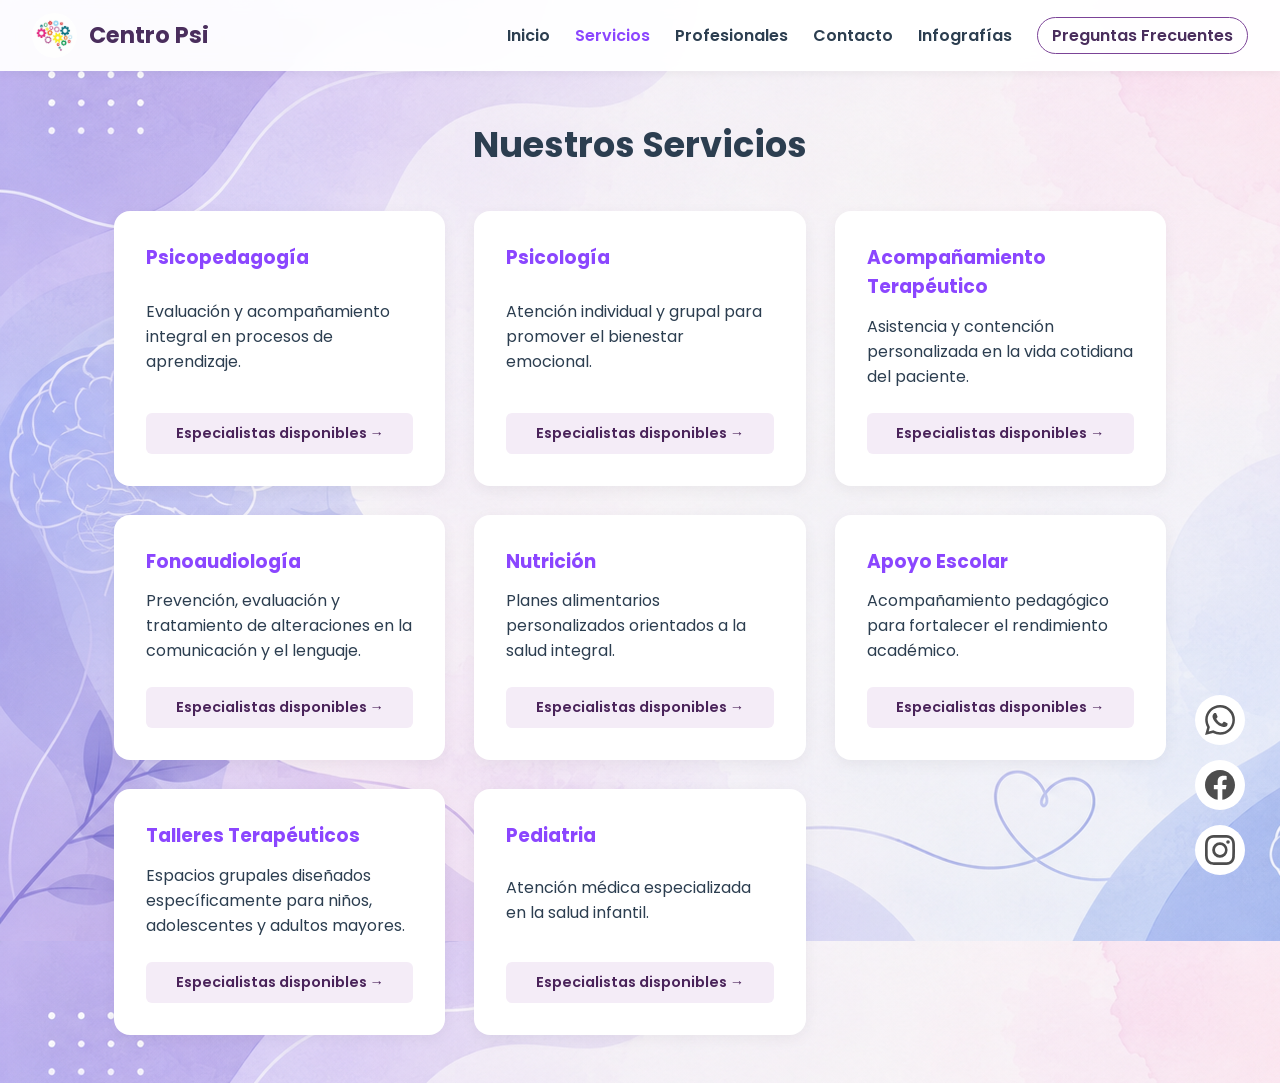
<file: servicios.html>
<!DOCTYPE html>
<html lang="es">
<head>
  <meta charset="UTF-8">
  <meta name="viewport" content="width=device-width, initial-scale=1.0">
  <title>Servicios - Centro Psi</title>
  <link href="https://fonts.googleapis.com/css2?family=Poppins:wght@400;600;700&display=swap" rel="stylesheet">
  <link rel="stylesheet" href="style.css">
</head>
<body>

  <header>
    <nav class="navbar">
       <a href="index.html" class="logo-container">
      <img src="new_Images\new_ImgID1.png" alt="Centro Psi Logo" class="logo-img">
      <span class="logo-text">Centro Psi</span>
    </a>
      <div class="burger" id="burger-menu">
        <span></span><span></span><span></span>
      </div>
      <ul class="nav-links" id="nav-links">
        <li><a href="index.html">Inicio</a></li>
        <li><a href="servicios.html" class="active">Servicios</a></li>
        <li><a href="profesionales.html">Profesionales</a></li>
        <li><a href="contacto.html">Contacto</a></li>
        <li><a href="infografias.html">Infografías</a></li>
        <li><a href="index.html#faq" class="nav-faq-btn">Preguntas Frecuentes</a></li>
      </ul>
    </nav>
  </header>

  <main class="page-container">
    <section class="especialidades">
      <h2>Nuestros Servicios</h2>
      <div class="grid-services" id="services-grid">
        <!-- Renderizado dinámico desde script.js -->
      </div>
    </section>
  </main>
<!-- From Uiverse.io by wilsondesouza --> 
<ul class="floating-social-menu example-2">
  <li class="icon-content">
    <a
      data-social="whatsapp"
      aria-label="Whatsapp"
      href="https://api.whatsapp.com/send?phone=5493754435077&text=Me%20gustaría%20consultar%20por%20turnos"
    >
      <div class="filled"></div>
      <svg
        xml:space="preserve"
        viewBox="0 0 24 24"
        class="bi bi-whatsapp"
        fill="currentColor"
        height="24"
        width="24"
        xmlns="http://www.w3.org/2000/svg"
      >
        <path
          fill="currentColor"
          d="M17.472 14.382c-.297-.149-1.758-.867-2.03-.967-.273-.099-.471-.148-.67.15-.197.297-.767.966-.94 1.164-.173.199-.347.223-.644.075-.297-.15-1.255-.463-2.39-1.475-.883-.788-1.48-1.761-1.653-2.059-.173-.297-.018-.458.13-.606.134-.133.298-.347.446-.52.149-.174.198-.298.298-.497.099-.198.05-.371-.025-.52-.075-.149-.669-1.612-.916-2.207-.242-.579-.487-.5-.669-.51-.173-.008-.371-.01-.57-.01-.198 0-.52.074-.792.372-.272.297-1.04 1.016-1.04 2.479 0 1.462 1.065 2.875 1.213 3.074.149.198 2.096 3.2 5.077 4.487.709.306 1.262.489 1.694.625.712.227 1.36.195 1.871.118.571-.085 1.758-.719 2.006-1.413.248-.694.248-1.289.173-1.413-.074-.124-.272-.198-.57-.347m-5.421 7.403h-.004a9.87 9.87 0 01-5.031-1.378l-.361-.214-3.741.982.998-3.648-.235-.374a9.86 9.86 0 01-1.51-5.26c.001-5.45 4.436-9.884 9.888-9.884 2.64 0 5.122 1.03 6.988 2.898a9.825 9.825 0 012.893 6.994c-.003 5.45-4.437 9.884-9.885 9.884m8.413-18.297A11.815 11.815 0 0012.05 0C5.495 0 .16 5.335.157 11.892c0 2.096.547 4.142 1.588 5.945L.057 24l6.305-1.654a11.882 11.882 0 005.683 1.448h.005c6.554 0 11.89-5.335 11.893-11.893a11.821 11.821 0 00-3.48-8.413Z"
        ></path>
      </svg>
    </a>
    <div class="tooltip">Whatsapp</div>
  </li>
  <li class="icon-content">
    <a
      data-social="facebook"
      aria-label="Facebook"
      href="https://www.facebook.com/centropsiconsultorios/"
    >
      <div class="filled"></div>
      <svg
        xml:space="preserve"
        viewBox="0 0 24 24"
        class="bi bi-facbook"
        fill="currentColor"
        height="24"
        width="24"
        xmlns="http://www.w3.org/2000/svg"
      >
        <path
          fill="currentColor"
          d="M23.9981 11.9991C23.9981 5.37216 18.626 0 11.9991 0C5.37216 0 0 5.37216 0 11.9991C0 17.9882 4.38789 22.9522 10.1242 23.8524V15.4676H7.07758V11.9991H10.1242V9.35553C10.1242 6.34826 11.9156 4.68714 14.6564 4.68714C15.9692 4.68714 17.3424 4.92149 17.3424 4.92149V7.87439H15.8294C14.3388 7.87439 13.8739 8.79933 13.8739 9.74824V11.9991H17.2018L16.6698 15.4676H13.8739V23.8524C19.6103 22.9522 23.9981 17.9882 23.9981 11.9991Z"
        ></path>
      </svg>
    </a>
    <div class="tooltip">Facebook</div>
  </li>
  <li class="icon-content">
    <a
      data-social="instagram"
      aria-label="Instagram"
      href="https://www.instagram.com/centro__psi/"
    >
      <div class="filled"></div>
      <svg
        xml:space="preserve"
        viewBox="0 0 16 16"
        class="bi bi-instagram"
        fill="currentColor"
        height="16"
        width="16"
        xmlns="http://www.w3.org/2000/svg"
      >
        <path
          fill="currentColor"
          d="M8 0C5.829 0 5.556.01 4.703.048 3.85.088 3.269.222 2.76.42a3.9 3.9 0 0 0-1.417.923A3.9 3.9 0 0 0 .42 2.76C.222 3.268.087 3.85.048 4.7.01 5.555 0 5.827 0 8.001c0 2.172.01 2.444.048 3.297.04.852.174 1.433.372 1.942.205.526.478.972.923 1.417.444.445.89.719 1.416.923.51.198 1.09.333 1.942.372C5.555 15.99 5.827 16 8 16s2.444-.01 3.298-.048c.851-.04 1.434-.174 1.943-.372a3.9 3.9 0 0 0 1.416-.923c.445-.445.718-.891.923-1.417.197-.509.332-1.09.372-1.942C15.99 10.445 16 10.173 16 8s-.01-2.445-.048-3.299c-.04-.851-.175-1.433-.372-1.941a3.9 3.9 0 0 0-.923-1.417A3.9 3.9 0 0 0 13.24.42c-.51-.198-1.092-.333-1.943-.372C10.443.01 10.172 0 7.998 0zm-.717 1.442h.718c2.136 0 2.389.007 3.232.046.78.035 1.204.166 1.486.275.373.145.64.319.92.599s.453.546.598.92c.11.281.24.705.275 1.485.039.843.047 1.096.047 3.231s-.008 2.389-.047 3.232c-.035.78-.166 1.203-.275 1.485a2.5 2.5 0 0 1-.599.919c-.28.28-.546.453-.92.598-.28.11-.704.24-1.485.276-.843.038-1.096.047-3.232.047s-2.39-.009-3.233-.047c-.78-.036-1.203-.166-1.485-.276a2.5 2.5 0 0 1-.92-.598 2.5 2.5 0 0 1-.6-.92c-.109-.281-.24-.705-.275-1.485-.038-.843-.046-1.096-.046-3.233s.008-2.388.046-3.231c.036-.78.166-1.204.276-1.486.145-.373.319-.64.599-.92s.546-.453.92-.598c.282-.11.705-.24 1.485-.276.738-.034 1.024-.044 2.515-.045zm4.988 1.328a.96.96 0 1 0 0 1.92.96.96 0 0 0 0-1.92m-4.27 1.122a4.109 4.109 0 1 0 0 8.217 4.109 4.109 0 0 0 0-8.217m0 1.441a2.667 2.667 0 1 1 0 5.334 2.667 2.667 0 0 1 0-5.334"
        ></path>
      </svg>
    </a>
    <div class="tooltip">Instagram</div>
  </li>
</ul>

  <script src="script.js"></script>
</body>
</html>
</file>
<file: style.css>
/* --- Variables y Estilos Generales --- */
:root {
  --primary-purple: #8B46FF; /* Fondo púrpura/violeta como la foto */
  --accent-orange: #FF7043;  /* Color del subtítulo del profesional */
  --text-dark: #2c3e50;
  --text-muted: #666666;
  --white: #ffffff;
  --bg-light: #f8f9fa;
}

* {
  margin: 0;
  padding: 0;
  box-sizing: border-box;
}

body {
  font-family: 'Poppins', sans-serif;
  background-image: url('pic/fondo1.png');
  color: var(--text-dark);
  padding-top: 70px;
}

/* --- Navbar --- */
.navbar {
  display: flex;
  justify-content: space-between;
  align-items: center;
  background: rgba(255, 255, 255, 0.95);
  padding: 0.8rem 2rem;
  position: fixed;
  width: 100%;
  top: 0;
  left: 0;
  backdrop-filter: blur(8px);
  z-index: 1000;
  box-shadow: 0 2px 10px rgba(0, 0, 0, 0.05);
}

.logo {
  font-size: 1.5rem;
  font-weight: 700;
  color: var(--primary-purple);
  text-decoration: none;
}

.nav-links {
    display: flex;
    align-items: center;
    list-style: none;
    gap: 25px; /* Asegúrate de que este espacio sea el mismo en todas tus páginas */
}

.nav-links a {
  text-decoration: none;
  color: var(--text-dark);
  font-weight: 600;
  transition: color 0.3s;
}

.nav-links a:hover, .nav-links a.active {
  color: var(--primary-purple);
}

.burger {
  display: none;
  flex-direction: column;
  cursor: pointer;
  gap: 4px;
}

.burger span {
  width: 25px;
  height: 3px;
  background-color: var(--text-dark);
  border-radius: 2px;
}

/* --- Hero (Inicio) --- */
.hero {
  height: calc(100vh - 70px);
  display: flex;
  align-items: center;
  justify-content: center;
  text-align: center;
  padding: 2rem;
  
  /* Aquí agregas tu imagen de fondo */
  background-image:  url('pic\\fondo1.png');
  background-size: cover;       /* Hace que la foto cubra todo el espacio */
  background-position: center;  /* Centra la foto */
  background-repeat: no-repeat; /* Evita que la foto se repita como mosaico */
}

/* Y cambiamos el color del texto a blanco para que resalte sobre la foto */
.hero-content h1 {
  font-size: 2.8rem;
  margin-bottom: 1rem;
  color: #4A235A; /* Un púrpura oscuro para que contraste con la foto */
}

.hero-content p {
  font-size: 1.2rem;
  margin-bottom: 2rem;
  color: #555555; /* Un gris muy clarito/blanco */
}
/* --- Layout Contenedor Estándar --- */
.page-container {
  max-width: 1100px;
  margin: 0 auto;
  padding: 3rem 1.5rem;
}
/* Tamaño y espaciado del logo del inicio */
.hero-logo {
  width: 220px; /* Puedes achicar o agrandar este número según necesites */
  height: auto;
  margin-bottom: 1rem; /* Separa un poco el logo del título */
}

/* --- Botón "Solicitar Turno" (Efecto Uiverse) --- */
.box {
  display: inline-block;
  padding: 14px 28px;
  position: relative;
  overflow: hidden;
  text-align: center;
  background: transparent;
  text-transform: uppercase;
  font-family: 'Poppins', sans-serif;
  font-weight: 700;
  font-size: 0.95rem;
  color: #4A235A; /* Color púrpura alineado con la marca */
  text-decoration: none;
  cursor: pointer;
  border: none;
  outline: none;
  transition: .5s linear;
  margin-top: 1rem;
}

.box:before {
  position: absolute;
  content: '';
  left: 0;
  bottom: 0;
  height: 4px;
  width: 100%;
  border-bottom: 4px solid transparent;
  border-left: 4px solid transparent;
  box-sizing: border-box;
  transform: translateX(100%);
}

.box:after {
  position: absolute;
  content: '';
  top: 0;
  left: 0;
  width: 100%;
  height: 4px;
  border-top: 4px solid transparent;
  border-right: 4px solid transparent;
  box-sizing: border-box;
  transform: translateX(-100%);
}

.box:hover {
  box-shadow: 0 5px 15px rgba(74, 35, 90, 0.25);
  color: #4A235A;
}

.box:hover:before {
  border-color: #4A235A;
  height: 100%;
  transform: translateX(0);
  transition: .3s transform linear, .3s height linear .3s;
}

.box:hover:after {
  border-color: #4A235A;
  height: 100%;
  transform: translateX(0);
  transition: .3s transform linear, .3s height linear .5s;
}

/* --- Sección Profesionales (Estilo exacto a tu imagen) --- */
.our-people-section {
  min-height: calc(100vh - 70px);
  padding: 4rem 2rem;
  display: flex;
  flex-direction: column;
  align-items: center;
  justify-content: center;
}

.our-people-header h2 {
  font-size: 2.5rem;
  font-weight: 700;
  margin-bottom: 1rem;
  color: #4A235A; /* Color púrpura alineado con la marca */
}

.our-people-header p {
  max-width: 600px;
  margin: 0 auto 4rem auto;
  font-size: 1.05rem;
  opacity: 0.9;
}

.people-grid {
  display: flex;
  justify-content: center;
  flex-wrap: wrap;
  gap: 2.5rem;
  max-width: 1000px;
  margin: 0 auto;
}

/* Card exacta a la captura */
.person-card {
  background: var(--white);
  color: var(--text-dark);
  border-radius: 35px; /* Bordes muy redondeados como la imagen */
  padding: 0 2rem 2.5rem 2rem;
  width: 320px;
  position: relative;
  margin-top: 50px; /* Margen superior para que sobresalga la foto */
  box-shadow: 0 10px 25px rgba(0, 0, 0, 0.15);
  display: flex;
  flex-direction: column;
  align-items: center;
}

.person-card .avatar-wrapper {
  width: 120px;
  height: 120px;
  border-radius: 50%;
  overflow: hidden;
  margin-top: -60px; /* Eleva la foto por encima de la tarjeta */
  margin-bottom: 1.2rem;
  box-shadow: 0 4px 10px rgba(0, 0, 0, 0.1);
  background: var(--white);
  image-rendering: -webkit-optimize-contrast; 
    backface-visibility: hidden;
}

.person-card .avatar-wrapper img {
  width: 100%;
  height: 100%;
  object-fit: cover;
}

.person-card h3 {
  font-size: 1.3rem;
  font-weight: 700;
  margin-bottom: 0.3rem;
}

.person-card .role {
  color: var(--accent-orange);
  font-weight: 600;
  font-size: 0.95rem;
  margin-bottom: 1rem;
}

.person-card .bio {
  font-size: 0.9rem;
  color: var(--text-muted);
  line-height: 1.5;
  margin-bottom: 1.5rem;
}

/* Redes Sociales dentro de la tarjeta */
.person-card .social-icons {
  display: flex;
  gap: 0.8rem;
}

.person-card .social-icons a {
  width: 32px;
  height: 32px;
  border-radius: 50%;
  background: #FFF0EB;
  color: var(--accent-orange);
  display: flex;
  align-items: center;
  justify-content: center;
  text-decoration: none;
  font-size: 0.85rem;
  transition: background 0.3s, color 0.3s;
}

.person-card .social-icons a:hover {
  background: var(--accent-orange);
  color: var(--white);
}

/* --- Servicios --- */
.especialidades h2, .contact-section h2 {
  text-align: center;
  font-size: 2.2rem;
  margin-bottom: 2.5rem;
}



.grid-services {
  display: grid;
  grid-template-columns: repeat(auto-fit, minmax(280px, 1fr));
  gap: 1.8rem;
}

.service-card {
  background: var(--white);
  padding: 2rem;
  border-radius: 16px;
  box-shadow: 0 4px 15px rgba(0,0,0,0.05);
  transition: transform 0.3s;
}

.service-card:hover {
  transform: translateY(-5px);
}

.service-card h3 {
  color: var(--primary-purple);
  margin-bottom: 0.8rem;
}

/* --- Contacto --- */

.contact-section {
  min-height: calc(100vh - 70px);
  padding: 4rem 2rem;
  display: flex;
  flex-direction: column;
  align-items: center;
  justify-content: center;
  word-break: break-all;
overflow-wrap: break-word;
}

.contact-layout {
  display: grid;
  grid-template-columns: 1fr;
  width: 92%;
  margin: 0 auto;
  gap: 2.5rem;
  background: rgba(255, 255, 255, 0.9); /* Fondo blanco traslúcido para leer bien */
  backdrop-filter: blur(5px); /* Efecto cristal desenfocado moderno */
  padding: 2.5rem;
  border-radius: 20px;
  box-shadow: 0 10px 30px rgba(0,0,0,0.15);
  max-width: 1100px;
  width: 100%;
}
.contact-layout h2,
.contact-layout h3 {
  color: #4A235A;
  margin-bottom: 1.5rem;
}

.contact-layout button {
  background-color: #4A235A;
  color: #ffffff;
  border: none;
  padding: 14px 24px;
  border-radius: 8px;
  font-family: 'Poppins', sans-serif;
  font-weight: 600;
  font-size: 1rem;
  cursor: pointer;
  width: 100%;
  transition: all 0.3s ease;
  margin-top: 15px;
}

.contact-layout button:hover {
  background-color: #6C5CE7;
  transform: translateY(-2px);
  box-shadow: 0 4px 12px rgba(74, 35, 90, 0.25);
}
.contact-info p {
  margin-bottom: 0.8rem;
}

.map-container {
  margin-top: 1.5rem;
  height: 200px;
  border-radius: 12px;
  overflow: hidden;
}

.map-container iframe {
  width: 100%;
  height: 100%;
  border: 0;
}

.contact-form {
  display: flex;
  flex-direction: column;
  gap: 1rem;
}

.form-group {
  display: flex;
  flex-direction: column;
  gap: 0.3rem;
}

input, textarea {
  font-family: inherit;
  padding: 0.8rem;
  border: 1px solid #E2E8F0;
  border-radius: 8px;
  outline: none;
}

input:focus, textarea:focus {
  border-color: var(--primary-purple);
}

.form-feedback {
  font-size: 0.88rem;
}
.form-feedback.success { color: #2ECC71; }
.form-feedback.error { color: #E74C3C; }

@media (max-width: 768px) {
  .contact-section {
    padding: 2rem 1rem; /* Añade un respiro a los costados */
  }
}

/* --- Responsive --- */
@media (max-width: 768px) {
  .burger { display: flex; }

  .nav-links {
    position: absolute;
    top: 100%;
    right: 0;
    width: 100%;
    background: var(--white);
    flex-direction: column;
    text-align: center;
    padding: 1.5rem 0;
    display: none;
    box-shadow: 0 4px 10px rgba(0,0,0,0.1);
  }

  .nav-links.active { display: flex; }
  .contact-layout { grid-template-columns: 1fr; }
  .hero-content h1 { font-size: 2.2rem; }
}

/* --- Botón dentro de las tarjetas de servicios --- */
.service-card {
  display: flex;
  flex-direction: column;
  justify-content: space-between; /* Esto empuja el botón siempre hacia abajo */
}

.service-btn {
  display: inline-block;
  margin-top: 1.5rem;
  padding: 10px 18px;
  background-color: #f4ecf7; /* Un fondo púrpura muy suave y sutil */
  color: #4A235A;           /* El color de tu marca */
  border-radius: 6px;
  font-family: 'Poppins', sans-serif;
  font-weight: 600;
  font-size: 0.9rem;
  text-decoration: none;
  text-align: center;
  transition: all 0.3s ease;
}

.service-btn:hover {
  background-color: #4A235A; /* Al pasar el mouse se invierten los colores */
  color: #ffffff;
  transform: translateY(-2px);
  box-shadow: 0 4px 10px rgba(74, 35, 90, 0.2);
}

/* --- Ajustes Responsive para Celulares --- */
@media (max-width: 768px) {
  /* Achicamos los títulos principales en móviles */
  h1, .hero-content h1, .profesionales-section h1, .contact-section h1 {
    font-size: 2.2rem !important;
    line-height: 1.2;
  }

  /* Reducimos los paddings de las secciones para aprovechar el ancho */
  .profesionales-section, .contact-section, .hero {
    padding: 2rem 1rem !important;
  }

  /* Hacemos que las tarjetas ocupen todo el ancho disponible */
  .profesional-card, .contact-layout {
    width: 100%;
    padding: 1.5rem;
  }
}

/* --- Posicionar el menú flotante abajo a la derecha en todas las páginas --- */
.floating-social-menu.example-2 {
  position: fixed;
  bottom: 25px;
  right: 25px;
  flex-direction: column; /* Apila los botones de forma vertical */
  gap: 15px;             /* Espacio entre cada botón */
  z-index: 9999;         /* Siempre por encima del contenido */
  margin: 0;
  padding: 0;
}

/* From Uiverse.io by wilsondesouza */ 
ul {
  list-style: none;
}

.example-2 {
  display: flex;
  justify-content: center;
  align-items: center;
}
.example-2 .icon-content {
  margin: 0 10px;
  position: relative;
}
.example-2 .icon-content .tooltip {
  position: absolute;
  top: -30px;
  left: 50%;
  transform: translateX(-50%);
  color: #fff;
  padding: 6px 10px;
  border-radius: 5px;
  opacity: 0;
  visibility: hidden;
  font-size: 14px;
  transition: all 0.3s ease;
}
.example-2 .icon-content:hover .tooltip {
  opacity: 1;
  visibility: visible;
  top: -50px;
}
.example-2 .icon-content a {
  position: relative;
  overflow: hidden;
  display: flex;
  justify-content: center;
  align-items: center;
  width: 50px;
  height: 50px;
  border-radius: 50%;
  color: #4d4d4d;
  background-color: #fff;
  transition: all 0.3s ease-in-out;
}
.example-2 .icon-content a:hover {
  box-shadow: 3px 2px 45px 0px rgb(0 0 0 / 12%);
}
.example-2 .icon-content a svg {
  position: relative;
  z-index: 1;
  width: 30px;
  height: 30px;
}
.example-2 .icon-content a:hover {
  color: white;
}
.example-2 .icon-content a .filled {
  position: absolute;
  top: auto;
  bottom: 0;
  left: 0;
  width: 100%;
  height: 0;
  background-color: #000;
  transition: all 0.3s ease-in-out;
}
.example-2 .icon-content a:hover .filled {
  height: 100%;
}

.example-2 .icon-content a[data-social="whatsapp"] .filled,
.example-2 .icon-content a[data-social="whatsapp"] ~ .tooltip {
  background-color: #128c7e;
}

.example-2 .icon-content a[data-social="facebook"] .filled,
.example-2 .icon-content a[data-social="facebook"] ~ .tooltip {
  background-color: #3b5998;
}
.example-2 .icon-content a[data-social="instagram"] .filled,
.example-2 .icon-content a[data-social="instagram"] ~ .tooltip {
  background: linear-gradient(
    45deg,
    #405de6,
    #5b51db,
    #b33ab4,
    #c135b4,
    #e1306c,
    #fd1f1f
  );
}
.example-2 .icon-content a[data-social="youtube"] .filled,
.example-2 .icon-content a[data-social="youtube"] ~ .tooltip {
  background-color: #ff0000;
}

/* --- Header Moderno y Fijo (Sticky Header) --- */
.main-header {
  position: sticky;
  top: 0;
  left: 0;
  width: 100%;
  background-color: #ffffff;
  box-shadow: 0 4px 20px rgba(0, 0, 0, 0.05);
  z-index: 1000;
  transition: all 0.3s ease;
}

.main-header .navbar {
  max-width: 1200px;
  margin: 0 auto;
  padding: 15px 30px;
  display: flex;
  justify-content: space-between;
  align-items: center;
}

/* Estilos para el contenedor del logo */
.logo-container {
  display: flex;
  align-items: center;
  gap: 12px;
  text-decoration: none;
}

.logo-img {
  width: 45px;
  height: 45px;
  object-fit: cover;
  border-radius: 50%; /* Si quieres que el logo sea circular, déjalo; si es cuadrado, cámbialo a 8px */
}

.logo-text {
  font-size: 1.4rem;
  font-weight: 700;
  color: #4a2e5d; /* Tono acorde a tu paleta institucional */
}

/* Enlaces de navegación del header */
.main-header .nav-links {
  display: flex;
  list-style: none;
  gap: 25px;
  margin: 0;
  padding: 0;
  align-items: center;
}

.main-header .nav-links a {
  text-decoration: none;
  color: #333333;
  font-weight: 500;
  transition: color 0.3s ease;
}

.main-header .nav-links a:hover {
  color: #7b4397; /* Color lila/violeta al pasar el mouse */
}

#professionals-grid, .professionals-grid {
  display: flex;
  flex-direction: column;
  gap: 20px;
  padding: 20px;
  max-width: 600px;
  margin: 0 auto;
}

.person-card {
  width: 100%;
  background: #ffffff;
  border-radius: 16px;
  padding: 25px;
  box-shadow: 0 4px 15px rgba(0, 0, 0, 0.05);
}

/* Asegurar que la sección y los títulos tengan espacio correcto */
.professionals-section, .professionals-container {
  width: 100%;
  padding: 20px;
  box-sizing: border-box;
  text-align: center;
}

.professionals-section h2, .professionals-container h2 {
  font-size: 1.8rem;
  color: #4a2e5d;
  margin-bottom: 20px;
  text-align: center;
  width: 100%;
}

/* --- Sección FAQ --- */
.faq-section {
  max-width: 900px;
  margin: 60px auto;
  padding: 0 20px;
  text-align: center;
}

.faq-section h2 {
  font-size: 2rem;
  color: #4a2e5d;
  margin-bottom: 30px;
}

.faq-container {
  display: flex;
  flex-direction: column;
  gap: 20px;
  text-align: left;
}

.faq-item {
  background: #ffffff;
  padding: 20px 25px;
  border-radius: 12px;
  box-shadow: 0 4px 15px rgba(0, 0, 0, 0.04);
  border-left: 4px solid #7b4397; /* Toque de color institucional */
}

.faq-item h3 {
  font-size: 1.1rem;
  color: #333333;
  margin-bottom: 8px;
}

.faq-item p {
  font-size: 0.95rem;
  color: #666666;
  line-height: 1.5;
}

.nav-faq-btn {
  background-color: transparent;
  border: 1.5px solid #7b4397;
  padding: 6px 14px;
  border-radius: 20px;
  color: #4a2e5d !important;
  font-weight: 500;
  transition: all 0.3s ease;
}

.nav-faq-btn:hover {
  background-color: #7b4397;
  color: #ffffff !important;
}

/* Ajuste para que los botones flotantes no tapen el contenido en celulares */
.floating-buttons, .whatsapp-float {
  position: fixed;
  bottom: 20px;
  right: 15px;
  z-index: 1000;
}

.grid-recursos {
    display: grid;
    grid-template-columns: repeat(auto-fit, minmax(280px, 1fr));
    gap: 30px;
    width: 100%;
    max-width: 1200px;
    margin: 0 auto;
    padding: 20px;
    justify-items: center;
}

.recurso-card {
    background: #ffffff;
    border-radius: 16px;
    box-shadow: 0 10px 30px rgba(0, 0, 0, 0.05);
    overflow: hidden;
    text-align: left;
    display: flex;
    flex-direction: column;
    width: 100%;
    max-width: 320px;
    transition: transform 0.3s ease;
}

.recurso-card:hover {
    transform: translateY(-5px);
}

.recurso-img {
    width: 100%;
    height: 180px;
    object-fit: cover;
}

.recurso-info {
    padding: 20px;
    display: flex;
    flex-direction: column;
    flex-grow: 1;
}

.recurso-info h3 {
    color: #2d3436;
    font-size: 1.2rem;
    margin-bottom: 10px;
}

.recurso-info p {
    color: #636e72;
    font-size: 0.9rem;
    margin-bottom: 20px;
    flex-grow: 1;
}

.btn-descargar {
    display: inline-block;
    background-color: #ff6b6b;
    color: white;
    padding: 10px 15px;
    border-radius: 8px;
    text-align: center;
    text-decoration: none;
    font-weight: 600;
    transition: background 0.2s;
}

.btn-descargar:hover {
    background-color: #ff5252;
}

.logo img {
    width: 45px;
    height: 45px;
    object-fit: contain;
    border-radius: 50%;
}

.logo a {
    display: flex;
    align-items: center;
    gap: 10px;
    text-decoration: none;
    color: #2d3436;
    font-weight: bold;
    font-size: 1.2rem;
}

/* Corrección de la sección de infografías para igualar el espaciado y color */
.container-seccion {
    max-width: 1100px;
    margin: 60px auto 40px auto; /* Agrega más espacio superior para que no choque con la barra */
    padding: 0 20px;
    text-align: center;
}

.container-seccion h1 {
    color: #3b2352;; /* Color de letra oscuro idéntico al de las demás secciones */
    font-size: 2.2rem;
    font-weight: 700;
    margin-bottom: 10px;
}

.subtit-seccion {
    color: #636e72; /* Gris suave uniforme */
    font-size: 1rem;
    margin-bottom: 40px;
}

/* Contenedor estilo Post de Instagram en versión clara */
.instagram-card {
    background: #ffffff;
    color: #2d3436;
    border-radius: 16px;
    border: 1px solid #e1e8ed;
    max-width: 480px;
    width: 100%;
    margin: 0 auto 30px auto;
    overflow: hidden;
    box-shadow: 0 10px 30px rgba(0, 0, 0, 0.04);
    text-align: left;
    transition: transform 0.3s ease;
}

.instagram-card:hover {
    transform: translateY(-4px);
}

/* Cabecera del post clara */
.ig-header {
    display: flex;
    align-items: center;
    padding: 14px 16px;
    background: #ffffff;
    border-bottom: 1px solid #f1f2f6;
}

.ig-avatar {
    width: 36px;
    height: 36px;
    border-radius: 50%;
    object-fit: cover;
    margin-right: 12px;
    border: 1px solid #e1e8ed;
}

.ig-username {
    font-size: 0.95rem;
    font-weight: 600;
    color: #3b2352; /* El violeta institucional de tus títulos */
}

/* Contenedor de la foto o video */
.ig-media-container {
    width: 100%;
    background: #f8f9fa;
    display: flex;
    align-items: center;
    justify-content: center;
    max-height: 500px;
    overflow: hidden;
}

.ig-media {
    width: 100%;
    height: auto;
    max-height: 500px;
    object-fit: cover;
    display: block;
}

/* Al final de tu archivo style.css */
.ig-media {
    width: 100%;
    height: auto;
    max-height: 500px;
    object-fit: cover;
    display: block;
    cursor: pointer;
}

.modal-overlay {
    display: none;
    position: fixed;
    z-index: 1000;
    left: 0;
    top: 0;
    width: 100%;
    height: 100%;
    background-color: rgba(0, 0, 0, 0.8);
    align-items: center;
    justify-content: center;
    padding: 20px;
}

.modal-content {
    background: white;
    padding: 20px;
    border-radius: 12px;
    max-width: 600px;
    width: 100%;
    text-align: center;
    position: relative;
}

.modal-content img {
    width: 100%;
    max-height: 70vh;
    object-fit: contain;
    border-radius: 8px;
    margin-bottom: 15px;
}

.cerrar-modal {
    position: absolute;
    top: 10px;
    right: 15px;
    font-size: 28px;
    font-weight: bold;
    color: #333;
    cursor: pointer;
}

.cerrar-modal:hover {
    color: #ff6b6b;
}
</file>
